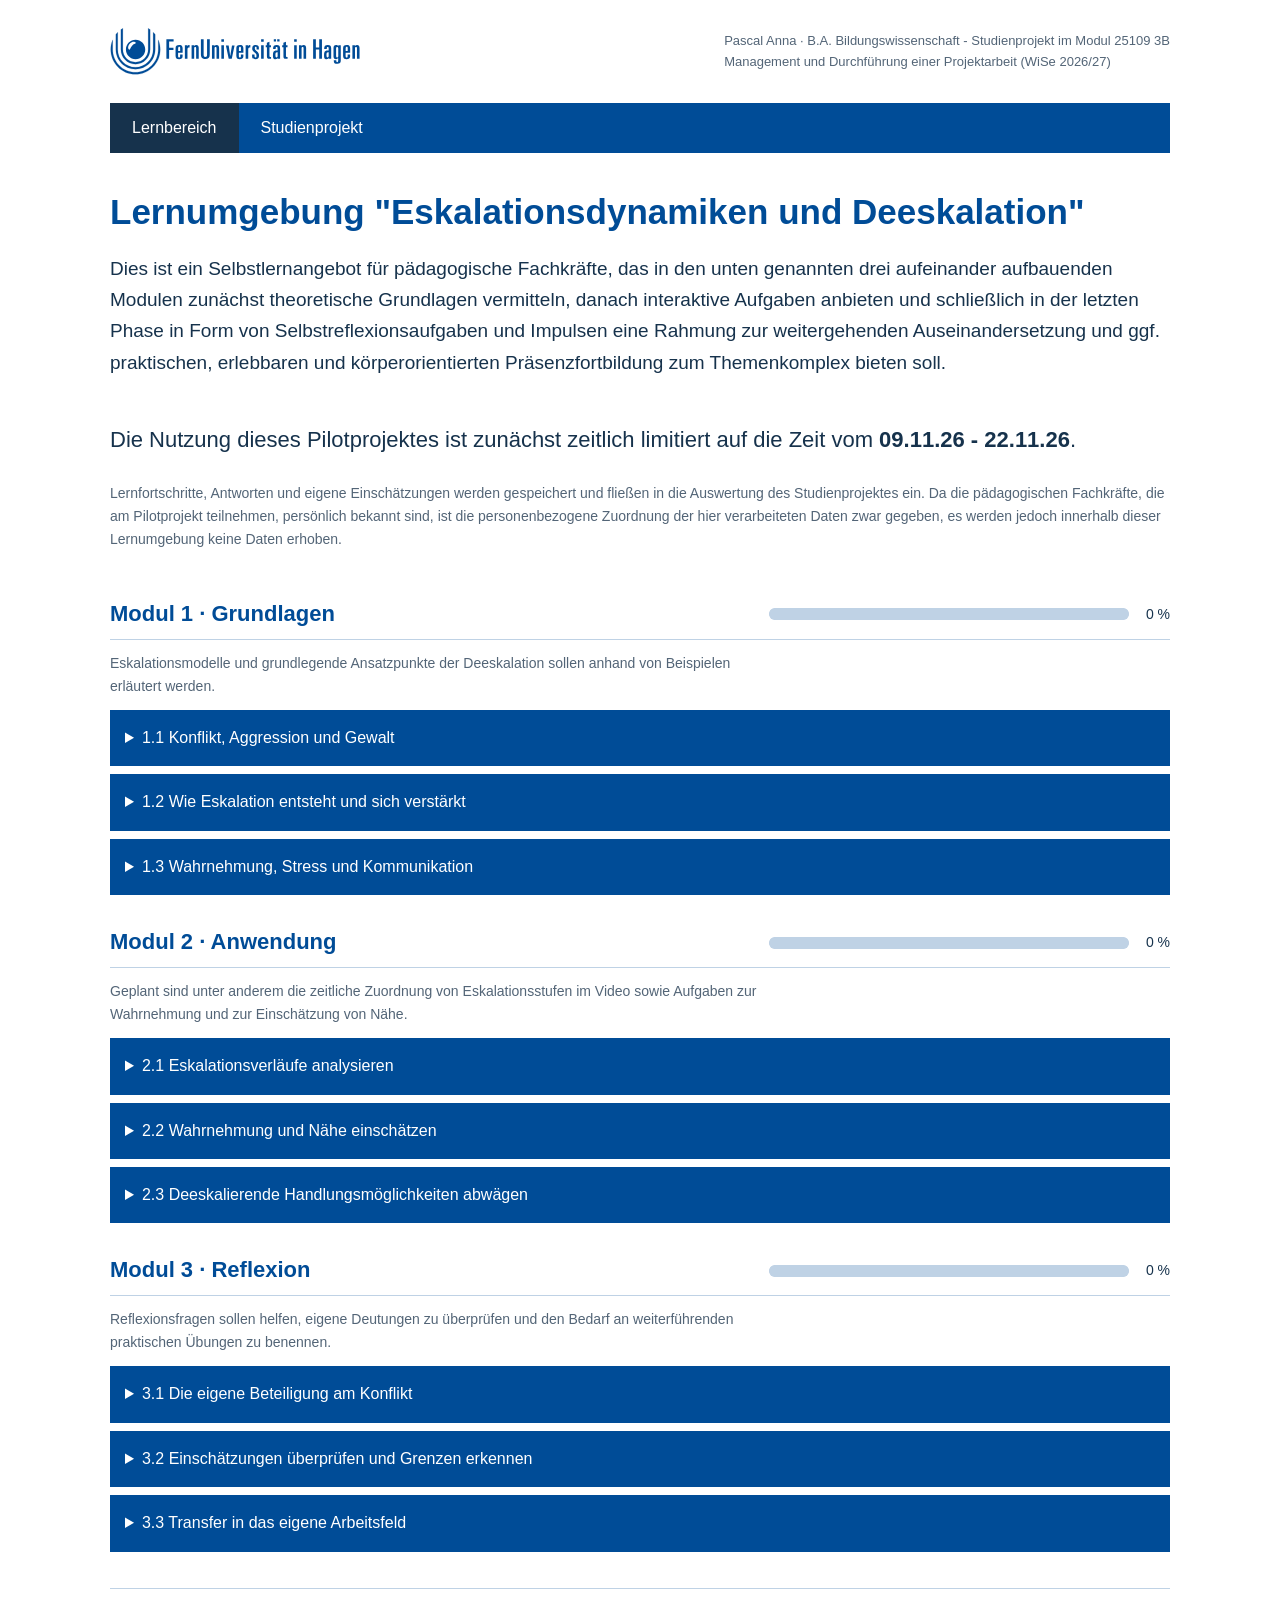
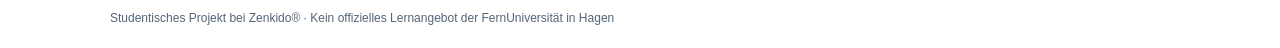
<file: index.html>
<!doctype html>
<html lang="de" class=""><head>
<meta charset="utf-8">
<meta name="viewport" content="width=device-width, initial-scale=1">
<meta name="description" content="Selbstlernangebot zu Eskalationsdynamiken und Deeskalation für pädagogische Fachkräfte. Studienprojekt von Pascal Anna bei Zenkido®.">
<title>Lernumgebung Deeskalation</title>
<link rel="stylesheet" href="styles.css">
<script src="navigation.js" defer=""></script>
<script src="progress.js" defer=""></script>
</head>
<body>
<a class="skip" href="#inhalt">Zum Inhalt</a>
<header class="page-header">
<a href="https://www.fernuni-hagen.de/" aria-label="Website der FernUniversität in Hagen"><img src="assets/fernuni-logo.svg" width="250" height="47" alt="FernUniversität in Hagen"></a>
<p>Pascal Anna · B.A. Bildungswissenschaft - Studienprojekt im Modul 25109 3B<br>Management und Durchführung einer Projektarbeit (WiSe 2026/27)</p>
</header>
<nav class="navigation" aria-label="Seitenbereiche"><a href="#lernangebot">Lernbereich</a><a href="#studienprojekt">Studienprojekt</a></nav>
<main id="inhalt">
<section id="lernangebot" aria-labelledby="kurstitel">
<h1 id="kurstitel">Lernumgebung "Eskalationsdynamiken und Deeskalation"</h1>
<p class="introduction" style="width: 99.5%; min-height: 151px;">Dies ist ein Selbstlernangebot für pädagogische Fachkräfte, das in den unten genannten drei aufeinander aufbauenden Modulen zunächst theoretische Grundlagen vermitteln, danach interaktive Aufgaben anbieten und schließlich in der letzten Phase in Form von Selbstreflexionsaufgaben und Impulsen eine Rahmung zur weitergehenden Auseinandersetzung und ggf. praktischen, erlebbaren und körperorientierten Präsenzfortbildung zum Themenkomplex bieten soll.&nbsp;</p>
<p style="font-size: 22px;">Die Nutzung dieses Pilotprojektes ist zunächst zeitlich limitiert auf die Zeit vom <strong>09.11.26 - 22.11.26</strong>.</p>
<p class="development" style="width: 99.9%; text-align: left; min-height: 93px;">Lernfortschritte, Antworten und eigene Einschätzungen werden gespeichert und fließen in die Auswertung des Studienprojektes ein. Da die pädagogischen Fachkräfte, die am Pilotprojekt teilnehmen, persönlich bekannt sind, ist die personenbezogene Zuordnung der hier verarbeiteten Daten zwar gegeben, es werden jedoch innerhalb dieser Lernumgebung keine Daten erhoben.</p>
<div class="learning-areas">
<div class="learning-area" data-module="1"><div class="module-heading"><h2 id="module-1-title">Modul 1 · Grundlagen</h2><div class="module-progress" title="Anteil der abgeschlossenen Inhalte, gewichtet nach ihrem Umfang. Inhalte noch in Vorbereitung."><progress value="0" max="100" aria-labelledby="module-1-title" aria-label="Bearbeitungsfortschritt" aria-valuetext="0 Prozent abgeschlossen; Inhalte in Vorbereitung"></progress><span class="module-progress-value">0 %</span></div></div><p class="module-description">Eskalationsmodelle und grundlegende Ansatzpunkte der Deeskalation sollen anhand von Beispielen erläutert werden.</p>
<details class="learning-unit"><summary>1.1 Konflikt, Aggression und Gewalt</summary><p><strong>In Vorbereitung.</strong> Geplant: Begriffe unterscheiden und an kurzen Beispielen erläutern; Provokation als mögliche Deutung einer Situation betrachten.</p></details>
<details class="learning-unit" id="einheit-1-2"><summary>1.2 Wie Eskalation entsteht und sich verstärkt</summary><div class="unit-content"><p class="unit-introduction">In diesem Abschnitt geht es um Eskalationsverläufe und Kommunikation in Konflikten. Das Eskalationsmodell nach Friedrich Glasl, die Kommunikationsaxiome nach Paul Watzlawick und das Vier-Ohren-Modell nach Friedemann Schulz von Thun bilden die drei Themen. Wähle eine Grafik aus, um die zugehörige Lerneinheit auf einer eigenen Seite zu öffnen.</p><div class="model-grid"><a class="model-link" href="lerneinheiten/glasl.html"><img src="assets/modelle/glasl.svg" alt="" width="360" height="200"><h3>Eskalationsmodell<br><span class="model-author">Friedrich Glasl</span></h3><span class="model-description"><br>Die neun Eskalationsstufen und die Entwicklung eines Konflikts.</span><span class="model-open">Thema öffnen →</span></a><a class="model-link" href="lerneinheiten/watzlawick.html"><img src="assets/modelle/watzlawick.svg" alt="" width="360" height="200"><h3>Kommunikationsaxiome<br><span class="model-author">Paul Watzlawick</span></h3><span class="model-description"><br>Grundannahmen der Kommunikation und ihre Bedeutung in Konfliktsituationen.</span><span class="model-open">Thema öffnen →</span></a><a class="model-link" href="lerneinheiten/schulz-von-thun.html"><img src="assets/modelle/schulz-von-thun.svg" alt="" width="360" height="200"><h3>Vier-Ohren-Modell<br><span class="model-author">Friedemann Schulz von Thun</span></h3><span class="model-description"><br>Die vier Seiten einer Nachricht und unterschiedliche Möglichkeiten, sie zu verstehen.</span><span class="model-open">Thema öffnen →</span></a></div></div></details>
<details class="learning-unit"><summary>1.3 Wahrnehmung, Stress und Kommunikation</summary><p><strong>In Vorbereitung.</strong> Geplant: Beobachtung und Interpretation unterscheiden und die Bedeutung von Anspannung, Körpersprache und Nähe für die Einschätzung einer Situation erschließen.</p></details>
</div>
<div class="learning-area" data-module="2"><div class="module-heading"><h2 id="module-2-title">Modul 2 · Anwendung</h2><div class="module-progress" title="Anteil der abgeschlossenen Inhalte, gewichtet nach ihrem Umfang. Inhalte noch in Vorbereitung."><progress value="0" max="100" aria-labelledby="module-2-title" aria-label="Bearbeitungsfortschritt" aria-valuetext="0 Prozent abgeschlossen; Inhalte in Vorbereitung"></progress><span class="module-progress-value">0 %</span></div></div><p class="module-description">Geplant sind unter anderem die zeitliche Zuordnung von Eskalationsstufen im Video sowie Aufgaben zur Wahrnehmung und zur Einschätzung von Nähe.</p>
<details class="learning-unit"><summary>2.1 Eskalationsverläufe analysieren</summary><p><strong>In Vorbereitung.</strong> Geplant: Im Video Einschätzungen abgeben, anhand beobachtbarer Anhaltspunkte begründen und Veränderungen im Verlauf erkennen.</p></details>
<details class="learning-unit"><summary>2.2 Wahrnehmung und Nähe einschätzen</summary><p><strong>In Vorbereitung.</strong> Geplant: Aufgaben zur drehenden Silhouette und zu Nähe und Distanz bearbeiten und untersuchen, was die eigenen Eingaben aussagen.</p></details>
<details class="learning-unit"><summary>2.3 Deeskalierende Handlungsmöglichkeiten abwägen</summary><p><strong>In Vorbereitung.</strong> Geplant: Für kurze pädagogische Fälle kommunikative und räumliche Handlungsalternativen entwickeln und deren mögliche Folgen begründen.</p></details>
</div>
<div class="learning-area" data-module="3"><div class="module-heading"><h2 id="module-3-title">Modul 3 · Reflexion</h2><div class="module-progress" title="Anteil der abgeschlossenen Inhalte, gewichtet nach ihrem Umfang. Inhalte noch in Vorbereitung."><progress value="0" max="100" aria-labelledby="module-3-title" aria-label="Bearbeitungsfortschritt" aria-valuetext="0 Prozent abgeschlossen; Inhalte in Vorbereitung"></progress><span class="module-progress-value">0 %</span></div></div><p class="module-description">Reflexionsfragen sollen helfen, eigene Deutungen zu überprüfen und den Bedarf an weiterführenden praktischen Übungen zu benennen.</p>
<details class="learning-unit"><summary>3.1 Die eigene Beteiligung am Konflikt</summary><p><strong>In Vorbereitung.</strong> Geplant: Eigene Deutungen, Erwartungen, Anspannung und gewohnte Reaktionen anhand der vorherigen Aufgaben betrachten.</p></details>
<details class="learning-unit"><summary>3.2 Einschätzungen überprüfen und Grenzen erkennen</summary><p><strong>In Vorbereitung.</strong> Geplant: Erste Antworten mit fachlichen Erläuterungen vergleichen und Unsicherheit sowie fehlende Informationen benennen.</p></details>
<details class="learning-unit"><summary>3.3 Transfer in das eigene Arbeitsfeld</summary><p><strong>In Vorbereitung.</strong> Geplant: Einen konkreten beruflichen Bezug herstellen und festhalten, was weiterführende Anleitung, Übung oder institutionelle Unterstützung erfordert.</p></details>
</div>
</div>


</section>
<section id="studienprojekt" aria-labelledby="projekttitel">
<h2 id="projekttitel" style="font-size: 35px;">Bildungswissenschaftlicher Kontext</h2>
<p style="font-size: 19px;">Ich entwickle die Lernumgebung im Rahmen meines Studiums an der FernUniversität in Hagen und meiner Tätigkeit bei Zenkido®. Sie bildet den gemeinsamen Gegenstand zweier geplanter, eigenständiger Hausarbeiten:</p>
<div class="academic-modules">
<article aria-labelledby="modul3a"><p class="module-label">Modul 3A · Mediale Bildung und Medienkommunikation</p><h3 id="modul3a">Medienpädagogische Analyse des Lernangebots<br><br></h3><p><strong>Fragestellung:</strong> Welche Möglichkeiten und Grenzen hat ein asynchrones Angebot, das auf körperbezogene Deeskalationsübungen vorbereitet?<br><br></p><p><strong>Eigenleistung:</strong> Die theoretische Auseinandersetzung mit digitalem Lernen und körperlicher Präsenz sowie die begründete Betrachtung der eingesetzten Medien und Aufgaben. Daraus sollen Kriterien für eine angemessene digitale Vorbereitung abgeleitet werden.</p></article>
<article aria-labelledby="modul3b"><p class="module-label">Modul 3B · Management und Durchführung einer Projektarbeit</p><h3 id="modul3b">Entwicklung und Evaluation des Projekts<br><br></h3><p><strong>Fragestellung:</strong> Wie lässt sich das Angebot planen und umsetzen, und welche Hinweise auf seine Nutzbarkeit und Weiterentwicklung liefert die Pilotphase?</p><p><strong>Eigenleistung:</strong> Die Planung, Erstellung und Erprobung der Lernumgebung mit einer kleinen Gruppe pädagogischer Fachkräfte. Dokumentiert und reflektiert werden der Projektverlauf, die Rückmeldungen und die daraus begründeten Überarbeitungen.</p></article>
</div>
<p class="distinction">3A untersucht damit die medienpädagogische Begründung und die Grenzen der Gestaltung.&nbsp;<br>3B untersucht die konkrete Umsetzung und wertet die Pilotphase aus.&nbsp;</p>
<p class="project-note"><br></p>
</section>
</main>
<footer><p>Studentisches Projekt bei Zenkido® · Kein offizielles Lernangebot der FernUniversität in Hagen</p></footer>







</body></html>
</file>
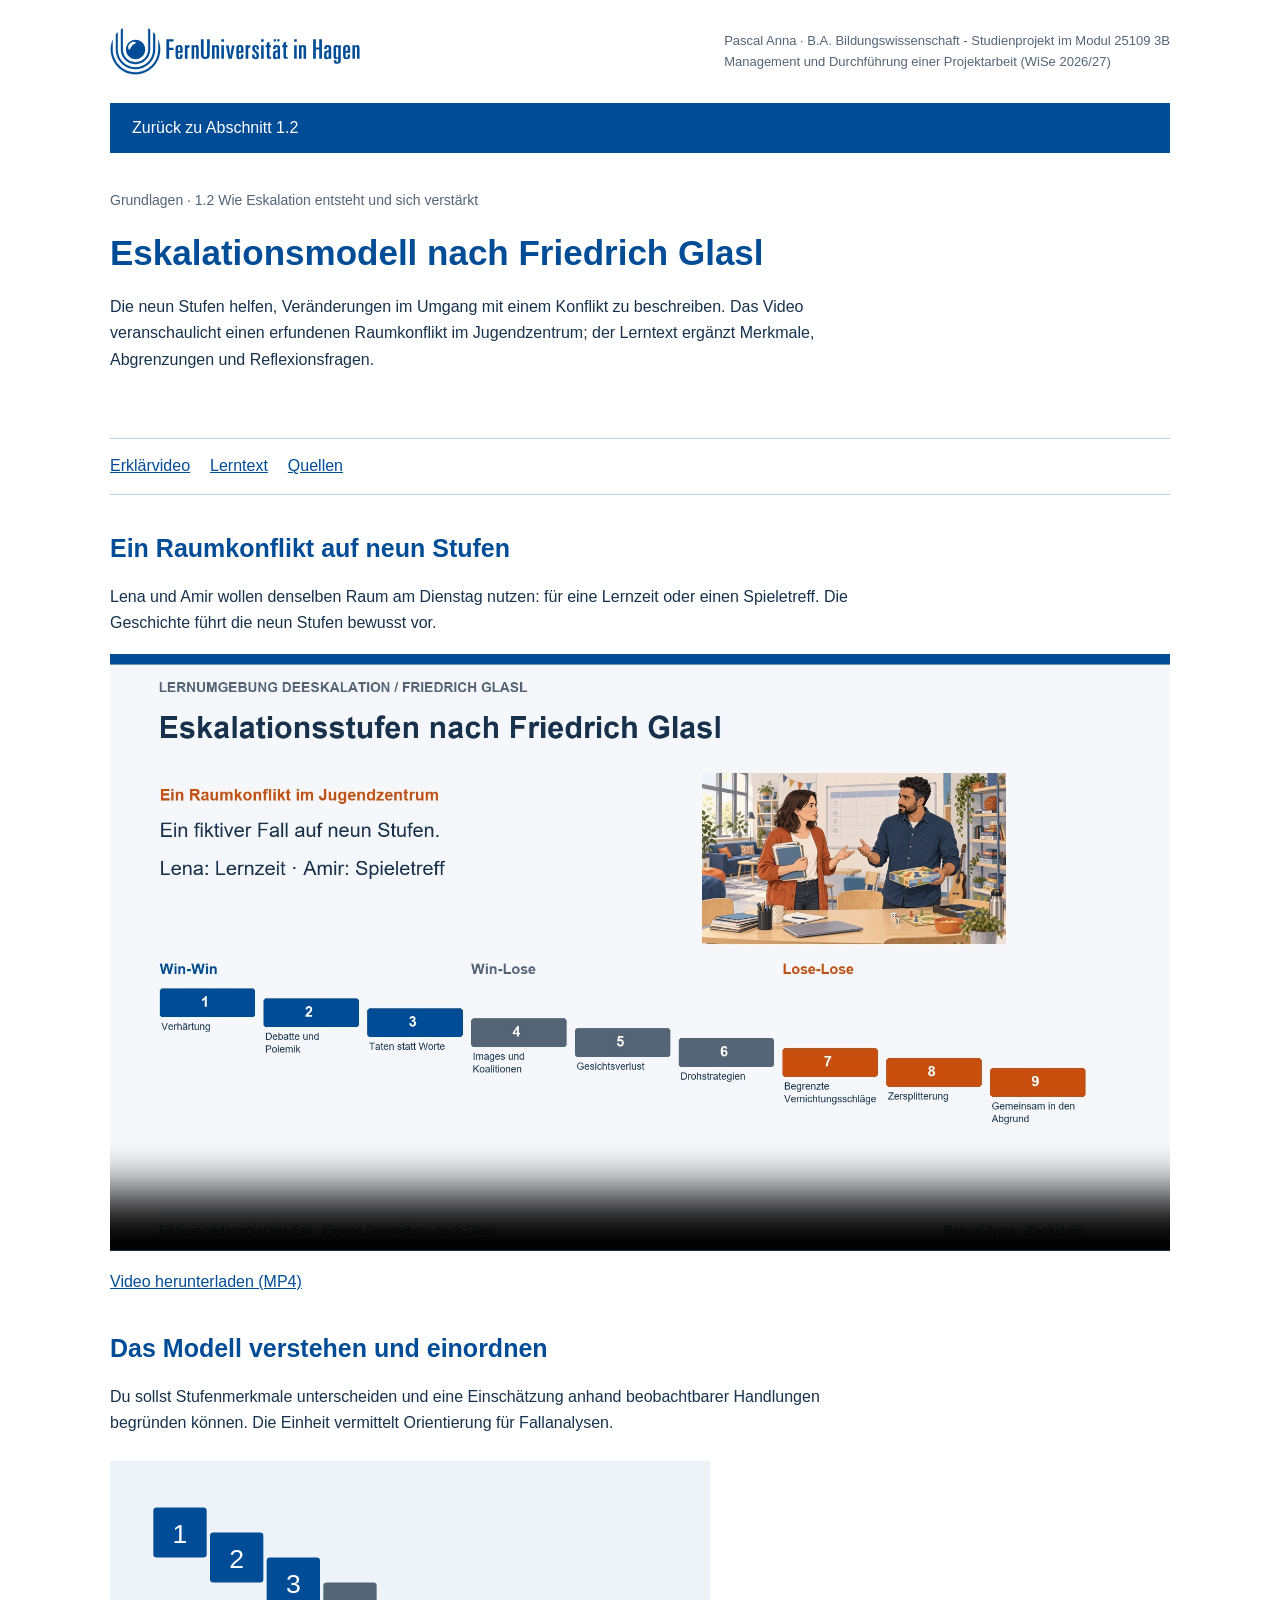
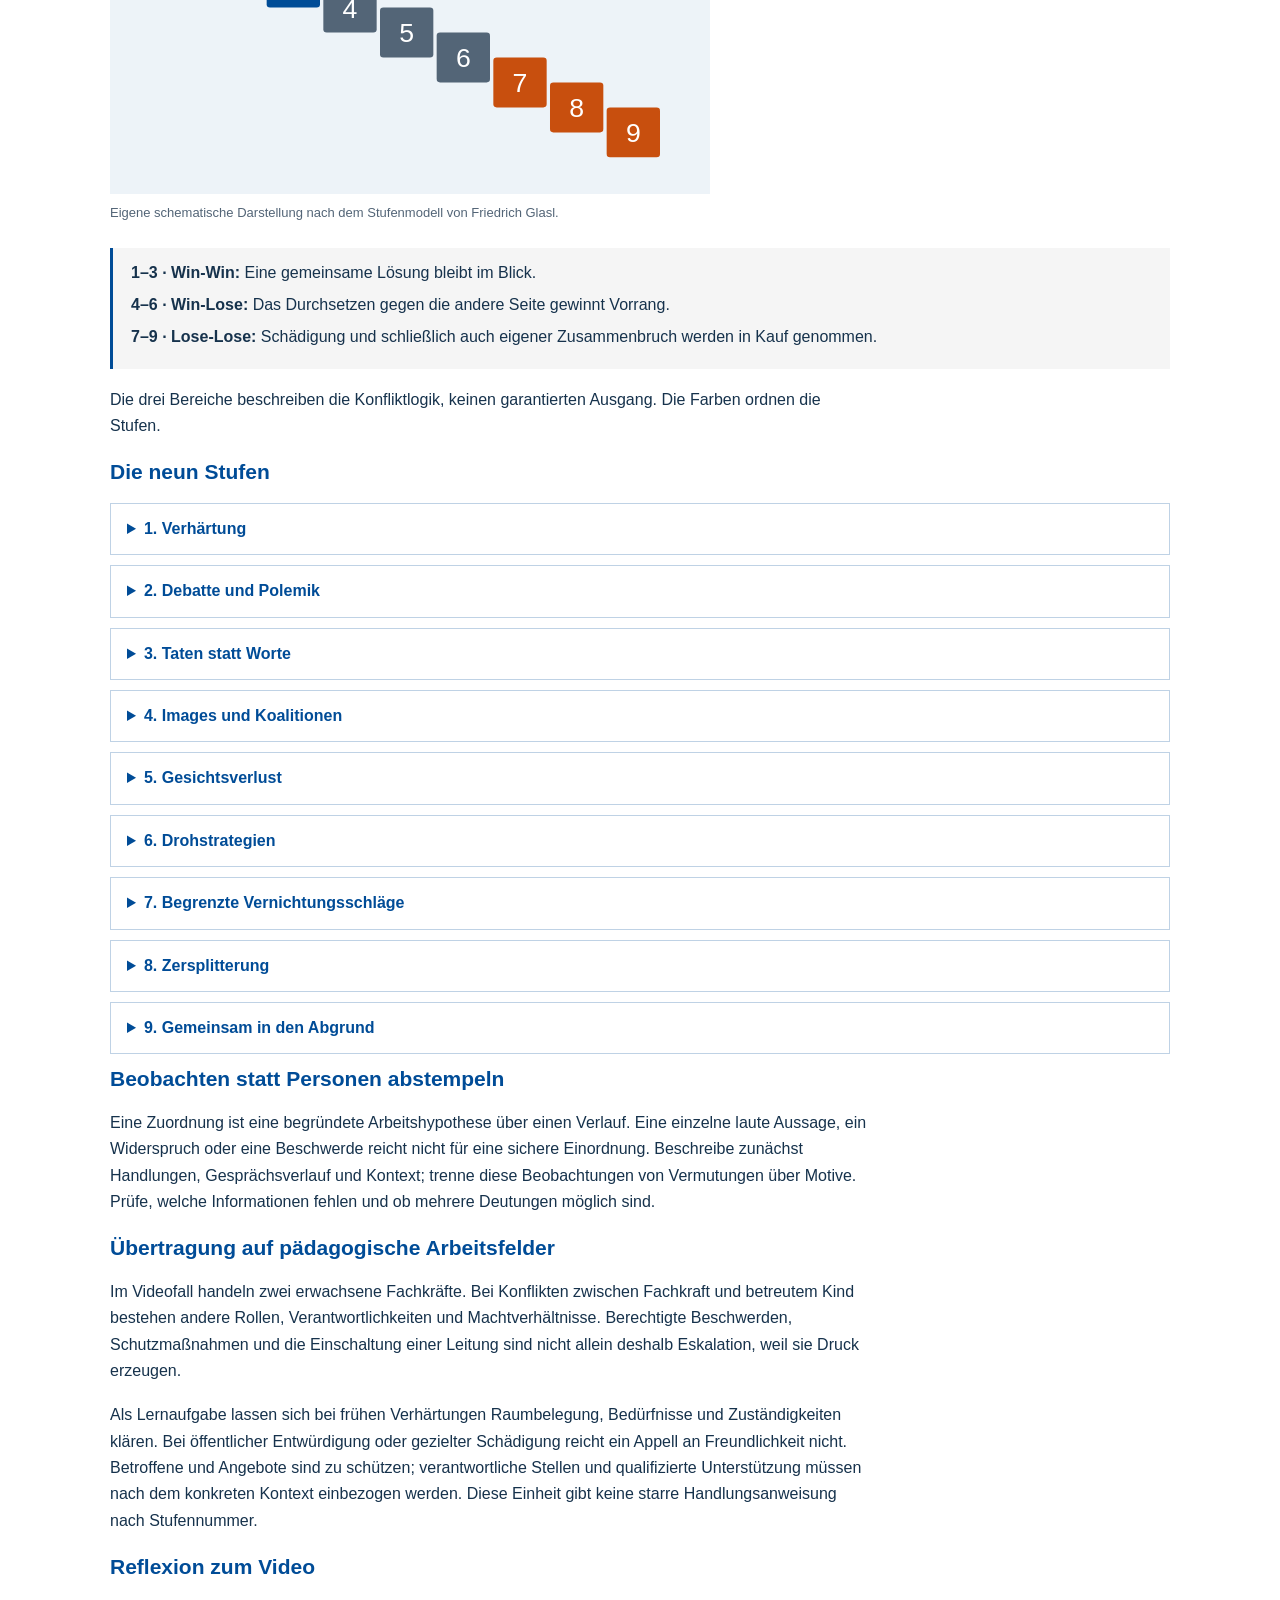
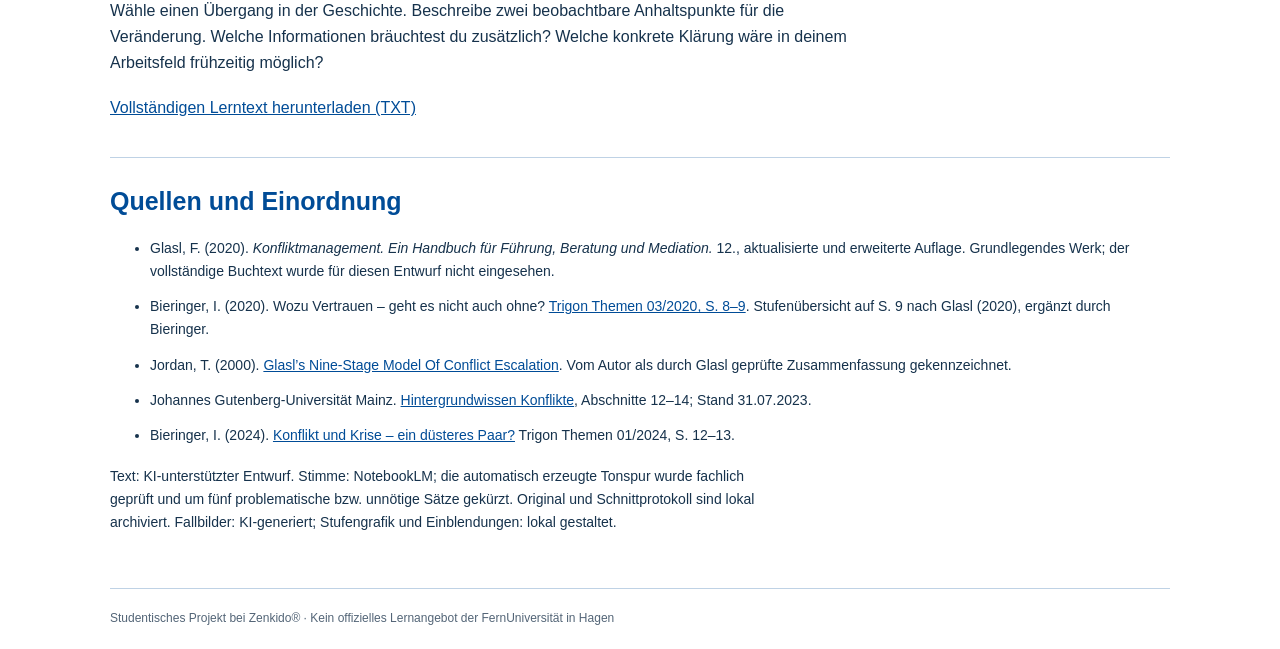
<file: lerneinheiten/glasl.html>
<!doctype html>
<html lang="de"><head><meta charset="utf-8"><meta name="viewport" content="width=device-width, initial-scale=1"><meta name="description" content="Die neun Eskalationsstufen nach Friedrich Glasl: ein pädagogischer Fall im Video und vertiefender Lerntext."><title>Eskalationsmodell nach Friedrich Glasl · Lernumgebung Deeskalation</title><link rel="stylesheet" href="../styles.css"></head><body><a class="skip" href="#inhalt">Zum Inhalt</a><header class="page-header">
<a href="https://www.fernuni-hagen.de/" aria-label="Website der FernUniversität in Hagen"><img src="../assets/fernuni-logo.svg" width="250" height="47" alt="FernUniversität in Hagen"></a>
<p>Pascal Anna · B.A. Bildungswissenschaft - Studienprojekt im Modul 25109 3B<br>Management und Durchführung einer Projektarbeit (WiSe 2026/27)</p>
</header>
<nav class="navigation" aria-label="Kursnavigation"><a href="../index.html#einheit-1-2">Zurück zu Abschnitt 1.2</a></nav>
<main id="inhalt"><p class="lesson-path">Grundlagen · 1.2 Wie Eskalation entsteht und sich verstärkt</p><h1>Eskalationsmodell nach Friedrich Glasl</h1>
<p>Die neun Stufen helfen, Veränderungen im Umgang mit einem Konflikt zu beschreiben. Das Video veranschaulicht einen erfundenen Raumkonflikt im Jugendzentrum; der Lerntext ergänzt Merkmale, Abgrenzungen und Reflexionsfragen.</p>
<p class="lesson-meta"><br></p>
<nav class="lesson-tabs" aria-label="Inhalte der Lerneinheit"><a href="#video">Erklärvideo</a><a href="#lerntext">Lerntext</a><a href="#quellen">Quellen</a></nav>
<section id="video" class="lesson-section" aria-labelledby="video-title"><h2 id="video-title">Ein Raumkonflikt auf neun Stufen</h2><p>Lena und Amir wollen denselben Raum am Dienstag nutzen: für eine Lernzeit oder einen Spieletreff. Die Geschichte führt die neun Stufen bewusst vor.&nbsp;</p><video class="lesson-video" controls="" playsinline="" preload="metadata" poster="../assets/lerneinheiten/glasl/Poster.jpg" aria-label="Erklärvideo: Eskalationsstufen nach Friedrich Glasl"><source src="../assets/lerneinheiten/glasl/Glasl-Ein-Raumkonflikt.mp4" type="video/mp4"><track kind="subtitles" src="../assets/lerneinheiten/glasl/Untertitel.vtt" srclang="de" label="Deutsch">Dein Browser unterstützt das Videoformat nicht. <a href="../assets/lerneinheiten/glasl/Glasl-Ein-Raumkonflikt.mp4">Video herunterladen</a>.</video><p class="video-caption"></p><p><a href="../assets/lerneinheiten/glasl/Glasl-Ein-Raumkonflikt.mp4" download="">Video herunterladen (MP4)</a></p></section>
<section id="lerntext" class="lesson-section" aria-labelledby="text-title"><h2 id="text-title">Das Modell verstehen und einordnen</h2><p>Du sollst Stufenmerkmale unterscheiden und eine Einschätzung anhand beobachtbarer Handlungen begründen können. Die Einheit vermittelt Orientierung für Fallanalysen.</p>
<figure class="lesson-graphic"><img src="../assets/modelle/glasl.svg" width="360" height="200" alt="Neun abwärts führende Stufen: 1 bis 3 in Blau, 4 bis 6 in Grau, 7 bis 9 in Orange."><figcaption>Eigene schematische Darstellung nach dem Stufenmodell von Friedrich Glasl.</figcaption></figure>
<div class="phase-overview"><p><strong>1–3 · Win-Win:</strong> Eine gemeinsame Lösung bleibt im Blick.</p><p><strong>4–6 · Win-Lose:</strong> Das Durchsetzen gegen die andere Seite gewinnt Vorrang.</p><p><strong>7–9 · Lose-Lose:</strong> Schädigung und schließlich auch eigener Zusammenbruch werden in Kauf genommen.</p></div><p>Die drei Bereiche beschreiben die Konfliktlogik, keinen garantierten Ausgang. Die Farben ordnen die Stufen.</p>
<h3>Die neun Stufen</h3><details class="stage-text" id="stufe-1"><summary>1. Verhärtung</summary><div class="stage-body"><p><strong>Modellmerkmal:</strong> Unterschiedliche Standpunkte werden fest. Die Beteiligten halten eine Verständigung noch für möglich.</p><p>Die Frage ist weiterhin: Wie können beide Angebote stattfinden? Eine feste Position allein beweist noch keinen bösen Willen.</p><p>Prüfe für eine Fallanalyse zunächst, welche Interessen tatsächlich miteinander kollidieren. Welche Form von Konflikt liegt eigentlich zugrunde? Im Jugendzentrum kann der Engpass im Raumplan liegen, nicht in mangelnder Kollegialität. Fragen nach Gruppengröße, Geräuschpegel, Betreuung und alternativen Zeiten helfen, das Problem zu beschreiben. Die Markierung einer Stufe ersetzt diese Klärung nicht. Ein bloßer Widerspruch kann fachlich notwendig sein.</p><p class="reflection-prompt"><strong>Reflexionsfrage:</strong> Welche Informationen fehlen, um den Raumkonflikt sachlich zu klären?</p></div></details><details class="stage-text" id="stufe-2"><summary>2. Debatte und Polemik</summary><div class="stage-body"><p><strong>Modellmerkmal:</strong> Gespräche werden zum Wettstreit. Zuspitzungen und Abwertungen verdrängen differenzierte Argumente.</p><p>Aus unterschiedlichen Angeboten wird ein Entweder-oder. Die eigene Haltung erscheint als die einzig fachlich richtige.</p><p>Unterscheide eine engagierte fachliche Debatte von einer polemischen Auseinandersetzung. Ein deutliches Argument ist noch keine Abwertung. Im Videofall werden Angebote pauschal verengt: Spielen erscheint als bedeutungslos, Lernen als freudlos. Die Lernaufgabe besteht darin, diese sprachliche Zuspitzung an konkreten Aussagen festzumachen. Danach kann dieselbe Position sachlicher formuliert werden, ohne ihren Inhalt aufzugeben.</p><p class="reflection-prompt"><strong>Reflexionsfrage:</strong> Wie könnte dieselbe Differenz ohne pauschale Abwertung beschrieben werden?</p></div></details><details class="stage-text" id="stufe-3"><summary>3. Taten statt Worte</summary><div class="stage-body"><p><strong>Modellmerkmal:</strong> Einseitiges Handeln ersetzt Verständigung. Vertrauen in Gespräche nimmt ab.</p><p>Nicht jede Handlung ist Eskalation. Hier liegt die Zuspitzung im bewussten Umgehen der gemeinsamen Abstimmung.</p><p>Frage, ob eine Handlung eine vereinbarte Zuständigkeit umsetzt oder ob sie die gemeinsame Abstimmung absichtlich umgeht. Ein gebuchter Raum ist für sich genommen kein Beweis einer Eskalation. Im Videofall fehlt die gemeinsame Entscheidung, während jede Seite die eigene Nutzung als verbindlich ausgibt. Die widersprüchlichen Informationen betreffen nun auch die Jugendlichen; damit wächst die Verantwortung für eine Klärung.</p><p class="reflection-prompt"><strong>Reflexionsfrage:</strong> Welche Vereinbarung über Entscheidungen und Raumplanung müsste wiederhergestellt werden?</p></div></details><details class="stage-text" id="stufe-4"><summary>4. Images und Koalitionen</summary><div class="stage-body"><p><strong>Modellmerkmal:</strong> Negative Bilder verfestigen sich. Verbündete werden für den Kampf um Überlegenheit gesucht.</p><p>Unterstützung zu suchen ist nicht automatisch eine Koalition gegen jemanden. Im Fall geht es darum, die andere Person abzuwerten und Mehrheiten gegen sie zu sammeln.</p><p>Ein Gespräch mit einer Kollegin kann Rat, Entlastung oder fachliche Beratung suchen. Das unterscheidet sich von dem Versuch, ein Lager gegen Amir oder Lena zu bilden. Die Orientierung am Modell verlangt daher Kontext: Was wird erzählt, wer soll überzeugt werden, und welche Handlung wird von Dritten erwartet? Vermeide die Schlussfolgerung, jede Unterstützung durch andere Menschen sei bereits problematisch.</p><p class="reflection-prompt"><strong>Reflexionsfrage:</strong> Dient das Gespräch mit Dritten der Klärung oder der Mobilisierung gegen eine Person?</p></div></details><details class="stage-text" id="stufe-5"><summary>5. Gesichtsverlust</summary><div class="stage-body"><p><strong>Modellmerkmal:</strong> Öffentliche Bloßstellung greift die moralische Glaubwürdigkeit des Gegenübers an.</p><p>Hier wird mehr angegriffen als eine einzelne Fehlentscheidung: Die Person soll vor anderen ihre Anerkennung verlieren.</p><p>Eine kritische Rückmeldung soll ein überprüfbares Verhalten und seine Folgen benennen. Im konstruierten Fall wird dagegen der Anspruch der ganzen Person für unaufrichtig erklärt. Das Publikum wird Teil der Situation. Für die Analyse ist deshalb relevant, wer anwesend war und ob die Aussage die öffentliche Anerkennung der Person angreift. Dass eine Rückmeldung unangenehm ist, reicht für diese Einordnung nicht.</p><p class="reflection-prompt"><strong>Reflexionsfrage:</strong> Welche Aussagen beziehen sich auf überprüfbares Verhalten, welche erklären die ganze Person für unglaubwürdig?</p></div></details><details class="stage-text" id="stufe-6"><summary>6. Drohstrategien</summary><div class="stage-body"><p><strong>Modellmerkmal:</strong> Forderung, angedrohte Sanktion und Ultimatum sollen das Gegenüber zum Nachgeben zwingen.</p><p>Die Ankündigung einer fachlich begründeten Klärung durch die Leitung ist nicht automatisch eine Drohstrategie. Entscheidend sind Zwangsabsicht und Konfliktzusammenhang.</p><p>Formuliere in einer Fallanalyse getrennt die Forderung, den angedrohten Nachteil und eine mögliche Frist. So wird sichtbar, ob tatsächlich ein Ultimatum vorliegt. Institutionelle Regeln können Konsequenzen vorsehen; eine transparente Anwendung ist nicht automatisch eine persönliche Drohstrategie. In pädagogischen Beziehungen muss insbesondere geprüft werden, ob eine Grenze dem Schutz dient oder als Mittel der Demütigung und Machtdurchsetzung verwendet wird.</p><p class="reflection-prompt"><strong>Reflexionsfrage:</strong> Wo liegt der Unterschied zwischen einer transparenten Grenze und einem persönlichen Ultimatum?</p></div></details><details class="stage-text" id="stufe-7"><summary>7. Begrenzte Vernichtungsschläge</summary><div class="stage-body"><p><strong>Modellmerkmal:</strong> Gezielte Schädigung wird zum Ziel. Eigene begrenzte Verluste werden für größere Gegnerschäden akzeptiert.</p><p>Der Begriff stammt aus dem Modell. Im Beispiel betrifft die Schädigung Arbeitsmöglichkeiten; körperliche Gewalt ist keine notwendige Voraussetzung für diese Einordnung.</p><p>Im Beispiel hat sich das Kriterium für Erfolg verschoben: Der Ausfall beim anderen zählt als Gewinn, obwohl die eigene Arbeit schwieriger wird. Beschreibe diesen Widerspruch, statt nur das dramatische Wort im Stufennamen zu wiederholen. Für die berufliche Einordnung wären konkrete Folgen, Zuständigkeiten und Schutzbedarfe entscheidend. Die Stufe darf nicht dazu dienen, eine Person pauschal als gefährlich zu etikettieren.</p><p class="reflection-prompt"><strong>Reflexionsfrage:</strong> Was wird im Fall inzwischen als Erfolg bewertet, obwohl das gemeinsame Angebot schlechter wird?</p></div></details><details class="stage-text" id="stufe-8"><summary>8. Zersplitterung</summary><div class="stage-body"><p><strong>Modellmerkmal:</strong> Angriffe richten sich gegen den Zusammenhalt und die tragenden Strukturen der Gegenseite.</p><p>Die fiktive Zuspitzung dient dem Unterschied zwischen punktueller Schädigung und dem Angriff auf die Arbeitsgrundlage. Sie ist keine typische Beschreibung pädagogischer Teams.</p><p>Für die Abgrenzung zu Stufe sieben fragen wir nach dem Umfang des Angriffs: Ist eine einzelne Aktivität betroffen oder die gesamte Grundlage des anderen Projekts? Im Video zerbrechen tragende Kooperationen. Diese Ausweitung ist ein didaktischer Beobachtungspunkt. Ob eine wirkliche Situation entsprechend einzuordnen wäre, ließe sich nicht aus einer kurzen Erzählung sicher entscheiden. Dafür müssten Verlauf und Perspektiven sorgfältig untersucht werden.</p><p class="reflection-prompt"><strong>Reflexionsfrage:</strong> Welche tragenden Beziehungen und Strukturen werden nun zum Gegenstand des Konflikts?</p></div></details><details class="stage-text" id="stufe-9"><summary>9. Gemeinsam in den Abgrund</summary><div class="stage-body"><p><strong>Modellmerkmal:</strong> Der eigene Zusammenbruch wird hingenommen, sofern auch die Gegenseite untergeht.</p><p>Das ist die extreme Modellgrenze der konstruierten Geschichte. In der Praxis wäre Schutz und verantwortliches Eingreifen lange vorher erforderlich.</p><p>Die letzte Stufe ist eine extreme Grenze des Modells. In der fiktiven Fortsetzung werden eigene Aufgaben und das gemeinsame Projekt geopfert. Das dient der Veranschaulichung des Unterschieds zu einem begrenzten eigenen Verlust. Vermeide in der Praxis den Eindruck, die Geschichte müsse erst so weit laufen, bevor Unterstützung legitim sei. Verantwortliches Handeln orientiert sich am Schutzbedarf und beginnt früher.</p><p class="reflection-prompt"><strong>Reflexionsfrage:</strong> Woran wird sichtbar, dass sogar der eigene Erhalt nicht mehr als Grenze zählt?</p></div></details>
<h3>Beobachten statt Personen abstempeln</h3><p>Eine Zuordnung ist eine begründete Arbeitshypothese über einen Verlauf. Eine einzelne laute Aussage, ein Widerspruch oder eine Beschwerde reicht nicht für eine sichere Einordnung. Beschreibe zunächst Handlungen, Gesprächsverlauf und Kontext; trenne diese Beobachtungen von Vermutungen über Motive. Prüfe, welche Informationen fehlen und ob mehrere Deutungen möglich sind.</p>
<h3>Übertragung auf pädagogische Arbeitsfelder</h3><p>Im Videofall handeln zwei erwachsene Fachkräfte. Bei Konflikten zwischen Fachkraft und betreutem Kind bestehen andere Rollen, Verantwortlichkeiten und Machtverhältnisse. Berechtigte Beschwerden, Schutzmaßnahmen und die Einschaltung einer Leitung sind nicht allein deshalb Eskalation, weil sie Druck erzeugen.</p><p>Als Lernaufgabe lassen sich bei frühen Verhärtungen Raumbelegung, Bedürfnisse und Zuständigkeiten klären. Bei öffentlicher Entwürdigung oder gezielter Schädigung reicht ein Appell an Freundlichkeit nicht. Betroffene und Angebote sind zu schützen; verantwortliche Stellen und qualifizierte Unterstützung müssen nach dem konkreten Kontext einbezogen werden. Diese Einheit gibt keine starre Handlungsanweisung nach Stufennummer.</p>
<h3>Reflexion zum Video</h3><p>Wähle einen Übergang in der Geschichte. Beschreibe zwei beobachtbare Anhaltspunkte für die Veränderung. Welche Informationen bräuchtest du zusätzlich? Welche konkrete Klärung wäre in deinem Arbeitsfeld frühzeitig möglich?&nbsp;</p><p><a href="../assets/lerneinheiten/glasl/Lerntext-Glasl.txt" download="">Vollständigen Lerntext herunterladen (TXT)</a></p></section>
<section id="quellen" class="lesson-section sources" aria-labelledby="sources-title"><h2 id="sources-title">Quellen und Einordnung</h2><ul>
<li>Glasl, F. (2020). <em>Konfliktmanagement. Ein Handbuch für Führung, Beratung und Mediation.</em> 12., aktualisierte und erweiterte Auflage. Grundlegendes Werk; der vollständige Buchtext wurde für diesen Entwurf nicht eingesehen.</li>
<li>Bieringer, I. (2020). Wozu Vertrauen – geht es nicht auch ohne? <a href="https://www.trigon.at/wp-content/uploads/2025/05/2020-TrigonThemen-03-A4-16S-ES.pdf">Trigon Themen 03/2020, S. 8–9</a>. Stufenübersicht auf S. 9 nach Glasl (2020), ergänzt durch Bieringer.</li>
<li>Jordan, T. (2000). <a href="https://mediate.com/glasls-nine-stage-model-of-conflict-escalation/">Glasl’s Nine-Stage Model Of Conflict Escalation</a>. Vom Autor als durch Glasl geprüfte Zusammenfassung gekennzeichnet.</li>
<li>Johannes Gutenberg-Universität Mainz. <a href="https://www.konfliktberatung.uni-mainz.de/hintergrundwissen/">Hintergrundwissen Konflikte</a>, Abschnitte 12–14; Stand 31.07.2023.</li>
<li>Bieringer, I. (2024). <a href="https://www.trigon.at/impuls-insight/trigon-themen-01-2024-konflikt-und-krise-ein-duesteres-paar/">Konflikt und Krise – ein düsteres Paar?</a> Trigon Themen 01/2024, S. 12–13.</li></ul><p></p><p>Text: KI-unterstützter Entwurf. Stimme: NotebookLM; die automatisch erzeugte Tonspur wurde fachlich geprüft und um fünf problematische bzw. unnötige Sätze gekürzt. Original und Schnittprotokoll sind lokal archiviert. Fallbilder: KI-generiert; Stufengrafik und Einblendungen: lokal gestaltet.</p></section></main><footer><p>Studentisches Projekt bei Zenkido® · Kein offizielles Lernangebot der FernUniversität in Hagen</p></footer><div id="codex-browser-sidebar-comments-root" style="position: fixed; inset: 0px; pointer-events: none; z-index: 2147483647;"></div>
</body></html>
</file>
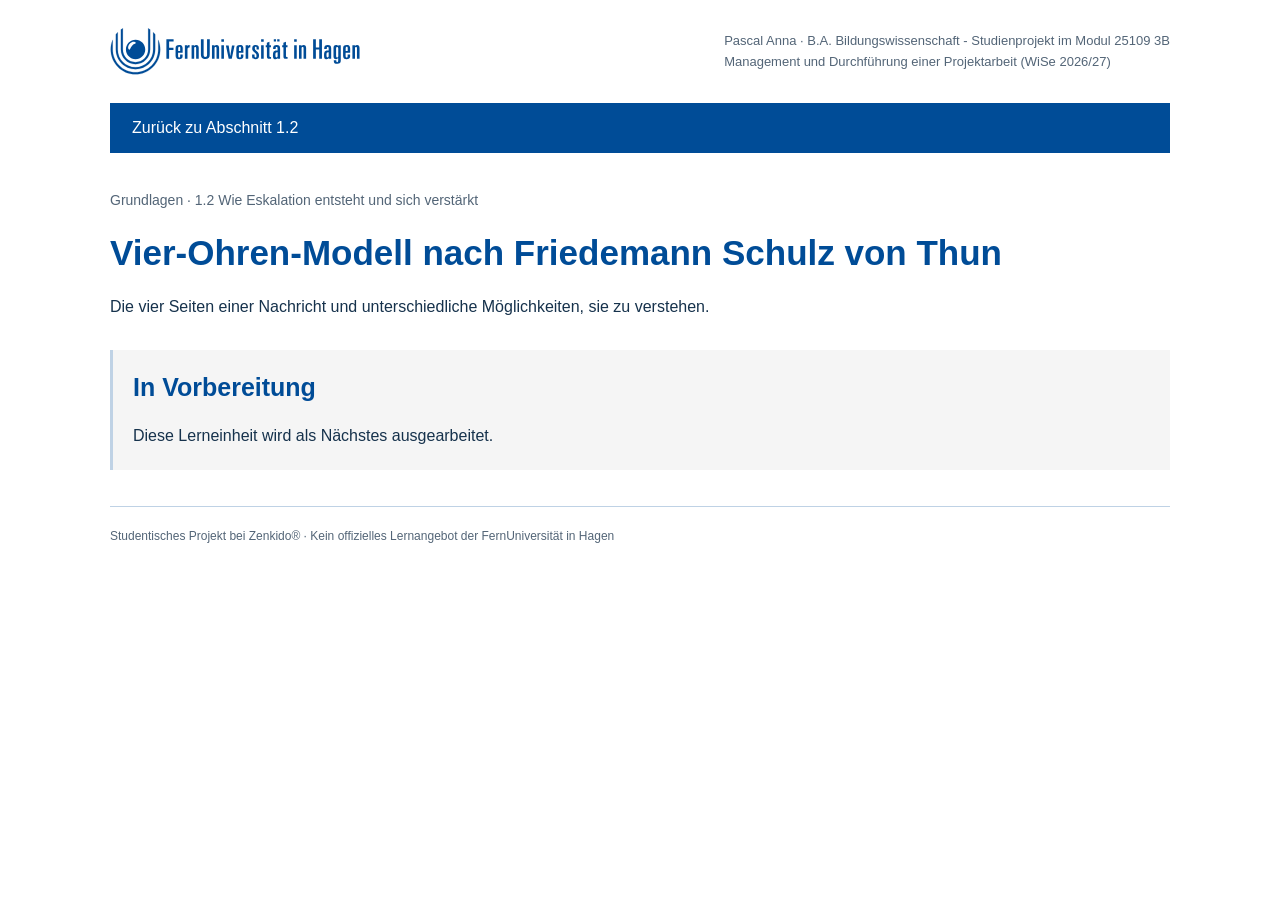
<file: lerneinheiten/schulz-von-thun.html>
<!doctype html>
<html lang="de"><head><meta charset="utf-8"><meta name="viewport" content="width=device-width, initial-scale=1"><title>Vier-Ohren-Modell nach Friedemann Schulz von Thun · Lernumgebung Deeskalation</title><link rel="stylesheet" href="../styles.css"></head><body><a class="skip" href="#inhalt">Zum Inhalt</a><header class="page-header">
<a href="https://www.fernuni-hagen.de/" aria-label="Website der FernUniversität in Hagen"><img src="../assets/fernuni-logo.svg" width="250" height="47" alt="FernUniversität in Hagen"></a>
<p>Pascal Anna · B.A. Bildungswissenschaft - Studienprojekt im Modul 25109 3B<br>Management und Durchführung einer Projektarbeit (WiSe 2026/27)</p>
</header><nav class="navigation" aria-label="Kursnavigation"><a href="../index.html#einheit-1-2">Zurück zu Abschnitt 1.2</a></nav><main id="inhalt"><p class="lesson-path">Grundlagen · 1.2 Wie Eskalation entsteht und sich verstärkt</p><h1>Vier-Ohren-Modell nach Friedemann Schulz von Thun</h1><p>Die vier Seiten einer Nachricht und unterschiedliche Möglichkeiten, sie zu verstehen.</p><div class="lesson-placeholder"><h2>In Vorbereitung</h2><p>Diese Lerneinheit wird als Nächstes ausgearbeitet.</p></div></main><footer><p>Studentisches Projekt bei Zenkido® · Kein offizielles Lernangebot der FernUniversität in Hagen</p></footer></body></html>
</file>
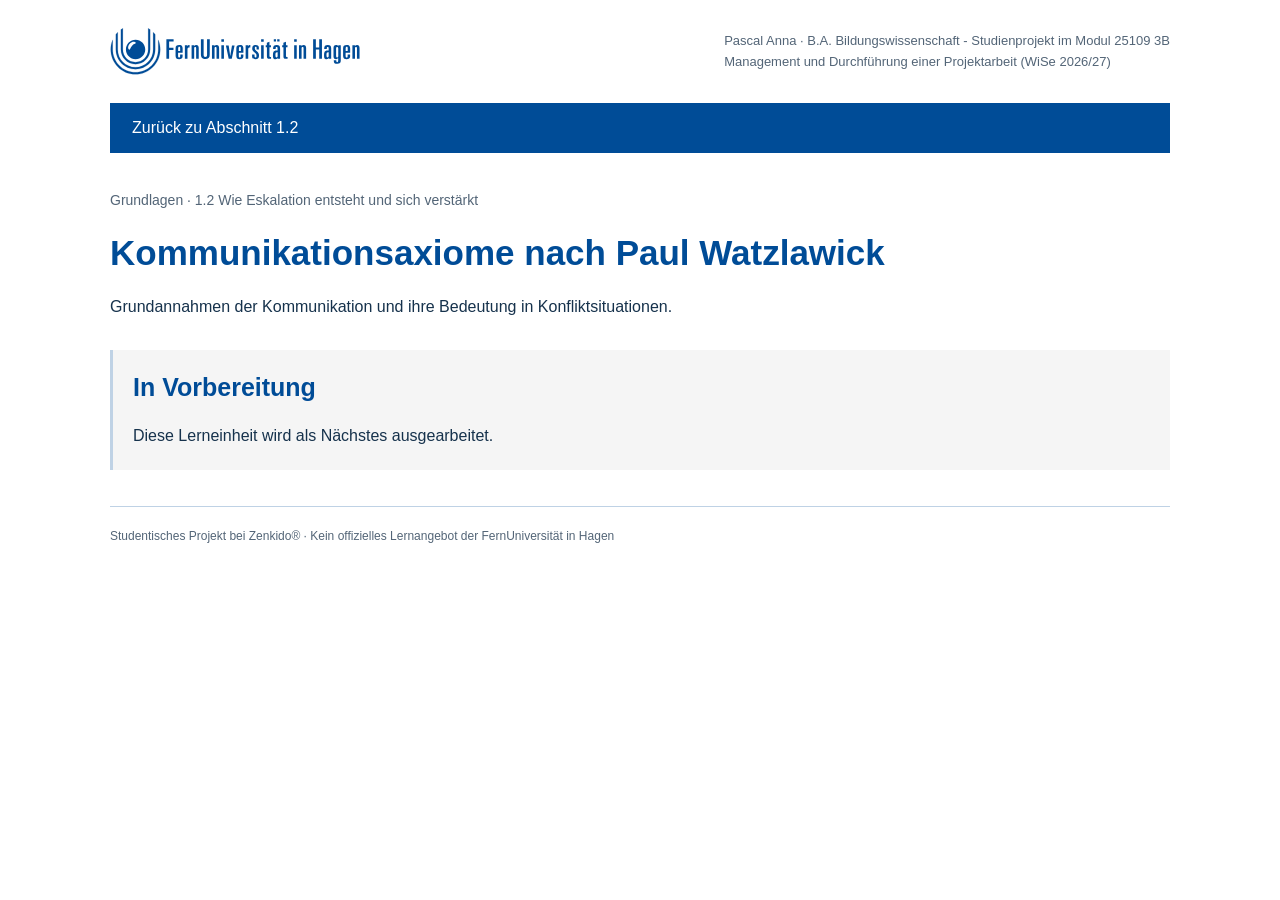
<file: lerneinheiten/watzlawick.html>
<!doctype html>
<html lang="de"><head><meta charset="utf-8"><meta name="viewport" content="width=device-width, initial-scale=1"><title>Kommunikationsaxiome nach Paul Watzlawick · Lernumgebung Deeskalation</title><link rel="stylesheet" href="../styles.css"></head><body><a class="skip" href="#inhalt">Zum Inhalt</a><header class="page-header">
<a href="https://www.fernuni-hagen.de/" aria-label="Website der FernUniversität in Hagen"><img src="../assets/fernuni-logo.svg" width="250" height="47" alt="FernUniversität in Hagen"></a>
<p>Pascal Anna · B.A. Bildungswissenschaft - Studienprojekt im Modul 25109 3B<br>Management und Durchführung einer Projektarbeit (WiSe 2026/27)</p>
</header><nav class="navigation" aria-label="Kursnavigation"><a href="../index.html#einheit-1-2">Zurück zu Abschnitt 1.2</a></nav><main id="inhalt"><p class="lesson-path">Grundlagen · 1.2 Wie Eskalation entsteht und sich verstärkt</p><h1>Kommunikationsaxiome nach Paul Watzlawick</h1><p>Grundannahmen der Kommunikation und ihre Bedeutung in Konfliktsituationen.</p><div class="lesson-placeholder"><h2>In Vorbereitung</h2><p>Diese Lerneinheit wird als Nächstes ausgearbeitet.</p></div></main><footer><p>Studentisches Projekt bei Zenkido® · Kein offizielles Lernangebot der FernUniversität in Hagen</p></footer></body></html>
</file>
<file: styles.css>
:root { --blue: #004c97; --orange: #c84f0e; --text: #16324c; --muted: #536577; --line: #bfd2e5; --paper: #f5f5f5; }
* { box-sizing: border-box; }
body { margin: 0; background: #fff; color: var(--text); font-family: Arial, Helvetica, sans-serif; font-size: 16px; line-height: 1.65; }
a { color: var(--blue); }
a:focus-visible, summary:focus-visible { outline: 3px solid var(--orange); outline-offset: 4px; }
.skip { position: absolute; left: 20px; top: -100px; padding: 10px; background: #fff; z-index: 2; }
.skip:focus { top: 10px; }
.page-header, .navigation, main, footer { width: min(1060px, calc(100% - 48px)); margin-inline: auto; }
.page-header { display: flex; align-items: center; justify-content: space-between; gap: 32px; padding: 28px 0; }
.page-header img { display: block; width: 250px; max-width: 100%; height: auto; }
.page-header p { margin: 0; font-size: 13px; color: var(--muted); }
.navigation { display: flex; background: var(--blue); }
.navigation a { display: block; padding: 12px 22px; color: #fff; text-decoration: none; }
.navigation a:hover, .navigation a[aria-current="page"] { background: #16324c; }
.navigation a:focus-visible { outline-offset: -4px; }
main { padding: 36px 0; }
h1 { margin: 0 0 18px; font-size: clamp(27px, 4vw, 35px); line-height: 1.3; color: var(--blue); }
h2 { margin: 0 0 18px; font-size: 25px; color: var(--blue); line-height: 1.4; }
h3 { margin: 0 0 16px; font-size: 21px; line-height: 1.4; color: var(--blue); }
p { margin: 0 0 18px; max-width: 85ch; }
.introduction { font-size: 19px; }
.development { margin: 24px 0; font-size: 14px; color: var(--muted); }
.learning-areas { display: grid; grid-template-columns: 1fr; gap: 32px; }
.learning-area h2 { border-bottom: 1px solid var(--line); padding-bottom: 9px; margin-bottom: 12px; font-size: 18px; }
.learning-area summary { background: var(--blue); color: #fff; padding: 15px; cursor: pointer; }
.learning-area details p { padding: 16px; margin: 0; background: var(--paper); font-size: 14px; }
.course-info { margin-top: 26px; font-size: 14px; }
.course-info summary { color: var(--blue); cursor: pointer; padding: 8px 0; }
.course-info p { margin: 8px 0 0; }
#studienprojekt { margin-top: 44px; border-top: 1px solid var(--line); padding-top: 30px; }
.js-navigation #studienprojekt { margin: 0; padding: 0; border: 0; }
[hidden] { display: none !important; }
.academic-modules { display: grid; grid-template-columns: 1fr 1fr; gap: 36px; margin-top: 28px; }
.academic-modules article { border-top: 2px solid var(--blue); padding-top: 14px; }
.module-label { font-size: 13px; color: var(--muted); margin: 0 0 12px; }
.academic-modules p { font-size: 15px; }
.distinction { margin-top: 12px; padding: 16px 20px; background: var(--paper); border-left: 3px solid var(--orange); font-size: 15px; }
.project-note { color: var(--muted); font-size: 13px; }
footer { border-top: 1px solid var(--line); padding: 20px 0; color: var(--muted); font-size: 12px; }
footer p { margin: 0; }
@media (max-width: 700px) {
  .learning-areas, .academic-modules { grid-template-columns: 1fr; gap: 22px; }
  .page-header { align-items: flex-start; flex-direction: column; gap: 16px; padding: 24px 0; }
  .page-header img { width: 220px; }
  .page-header, .navigation, main, footer { width: calc(100% - 40px); }
  .navigation a { padding: 12px 16px; }
  main { padding-top: 28px; }
}

figure.editor-image { margin: 20px 0; } figure.editor-image img { max-width: 100%; height: auto; } figure.editor-image figcaption { font-size: 14px; color: var(--muted); margin-top: 8px; }

/* Explicit field widths apply equally in edit mode and participant view. */
:is(p,h1,h2,h3,h4,summary,figcaption,li)[style*="width:"] { max-width: 100%; }

/* Numbered units in the course overview. */
.learning-area .module-description { font-size: 14px; color: var(--muted); margin-bottom: 12px; }
.learning-unit + .learning-unit { margin-top: 8px; }
.learning-area h2 { font-size: 22px; }
.learning-unit summary:hover { background: #16324c; }

/* Module completion: weighted content completion, not a competence score. */
.module-heading { display:flex; align-items:center; justify-content:space-between; gap:20px; border-bottom:1px solid var(--line); padding-bottom:9px; margin-bottom:12px; }
.learning-area .module-heading h2 { border:0; padding:0; margin:0; }
.module-progress { display:flex; align-items:center; justify-content:flex-end; gap:10px; flex:0 0 auto; }
.module-progress progress { appearance:none; width:360px; height:12px; border:0; border-radius:6px; overflow:hidden; background:var(--line); }
.module-progress progress::-webkit-progress-bar { background:var(--line); border-radius:6px; }
.module-progress progress::-webkit-progress-value { background:var(--blue); border-radius:6px; }
.module-progress progress::-moz-progress-bar { background:var(--blue); border-radius:6px; }
.module-progress-value { min-width:4ch; text-align:right; font-size:14px; font-variant-numeric:tabular-nums; }
@media(max-width:600px) { .module-heading { flex-wrap:wrap; gap:8px; } .module-progress { margin-left:auto; } .module-progress { max-width:100%; } .module-progress progress { width:min(280px, calc(100vw - 110px)); } }

/* Model selection inside unit 1.2. */
.unit-content { padding:20px 16px; background:var(--paper); }
.learning-area .unit-content .unit-introduction { padding:0; margin:0 0 22px; max-width:100%; font-size:15px; }
.model-grid { display:grid; grid-template-columns:repeat(3,minmax(0,1fr)); gap:22px; }
.model-link { display:flex; flex-direction:column; min-width:0; color:var(--text); text-decoration:none; }
.model-link img { display:block; width:100%; height:auto; border:1px solid var(--line); }
.model-link h3 { font-size:18px; line-height:1.4; margin:14px 0 8px; }
.model-description { font-size:14px; }
.model-open { display:block; margin-top:auto; padding-top:12px; color:var(--blue); font-size:14px; text-decoration:underline; }
.model-link:hover img { border-color:var(--blue); }
.model-link:focus-visible { outline:3px solid var(--orange); outline-offset:5px; }
.lesson-path { color:var(--muted); font-size:14px; }
.lesson-placeholder { margin-top:30px; padding:20px; background:var(--paper); border-left:3px solid var(--line); }
.lesson-placeholder p { margin:0; }
@media(max-width:700px) { .model-grid { grid-template-columns:1fr; gap:26px; } .model-link img { max-width:360px; } }

.model-author { font-weight:400; font-size:16px; color:var(--muted); }

/* Reading and video on the Glasl lesson page. */
.lesson-meta { font-size:14px; color:var(--muted); }
.lesson-tabs { display:flex; flex-wrap:wrap; gap:20px; padding:14px 0; border-block:1px solid var(--line); margin:24px 0; }
.lesson-section { margin-top:36px; scroll-margin-top:20px; }
.lesson-video { display:block; width:100%; aspect-ratio:16/9; background:#16324c; }
.video-caption { font-size:14px; color:var(--muted); margin-top:10px; }
.lesson-graphic { margin:24px 0; max-width:600px; }
.lesson-graphic img { display:block; width:100%; height:auto; }
.lesson-graphic figcaption { color:var(--muted); font-size:13px; margin-top:8px; }
.phase-overview { border-left:3px solid var(--blue); padding:12px 18px; background:var(--paper); margin-bottom:18px; }
.phase-overview p { margin:0 0 6px; }
.stage-text { margin:10px 0; border:1px solid var(--line); }
.stage-text summary { cursor:pointer; color:var(--blue); padding:12px 16px; font-weight:bold; }
.stage-body { padding:4px 16px 16px; }
.stage-body p:last-child { margin-bottom:0; }
.reflection-prompt { border-left:3px solid var(--orange); padding:10px 14px; background:var(--paper); }
.sources { border-top:1px solid var(--line); padding-top:26px; font-size:14px; }
.sources li { margin-bottom:12px; }

.lesson-video::cue { font-size: clamp(14px, 1.7vw, 26px); }
</file>
